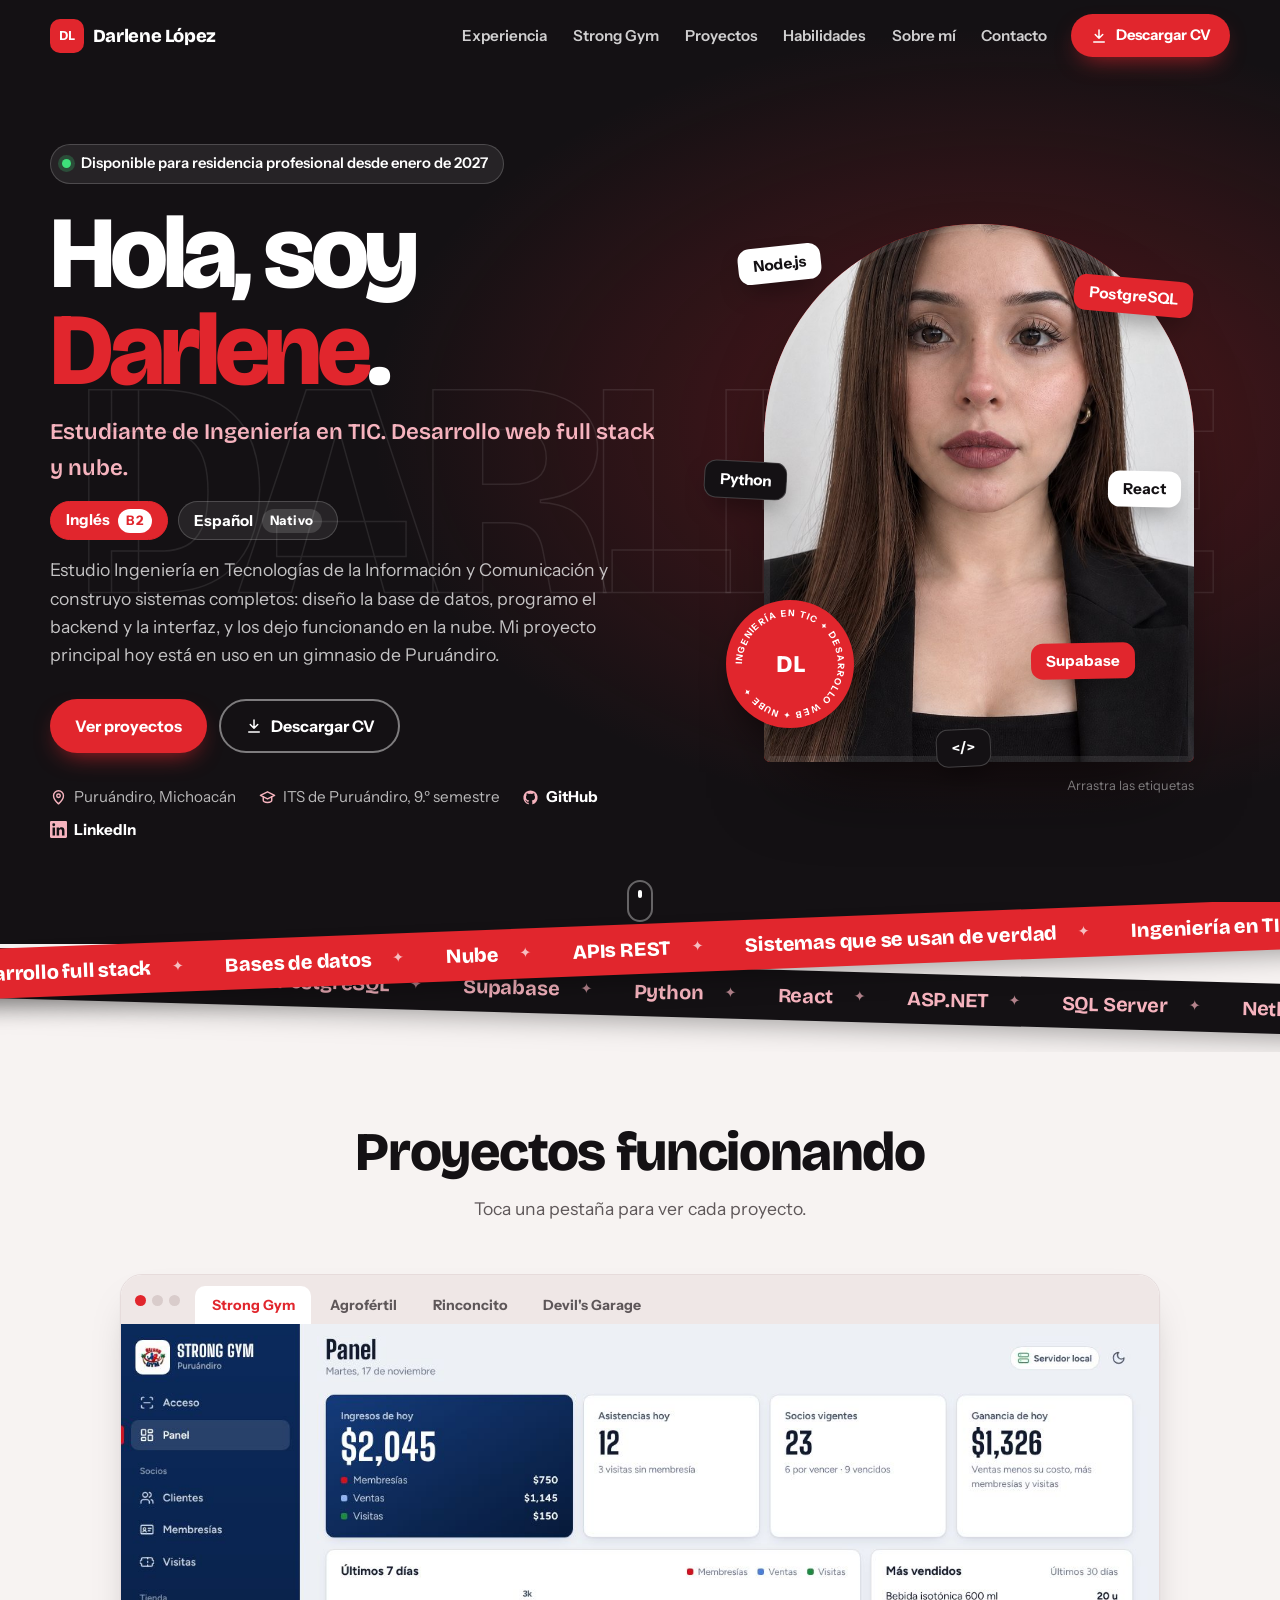
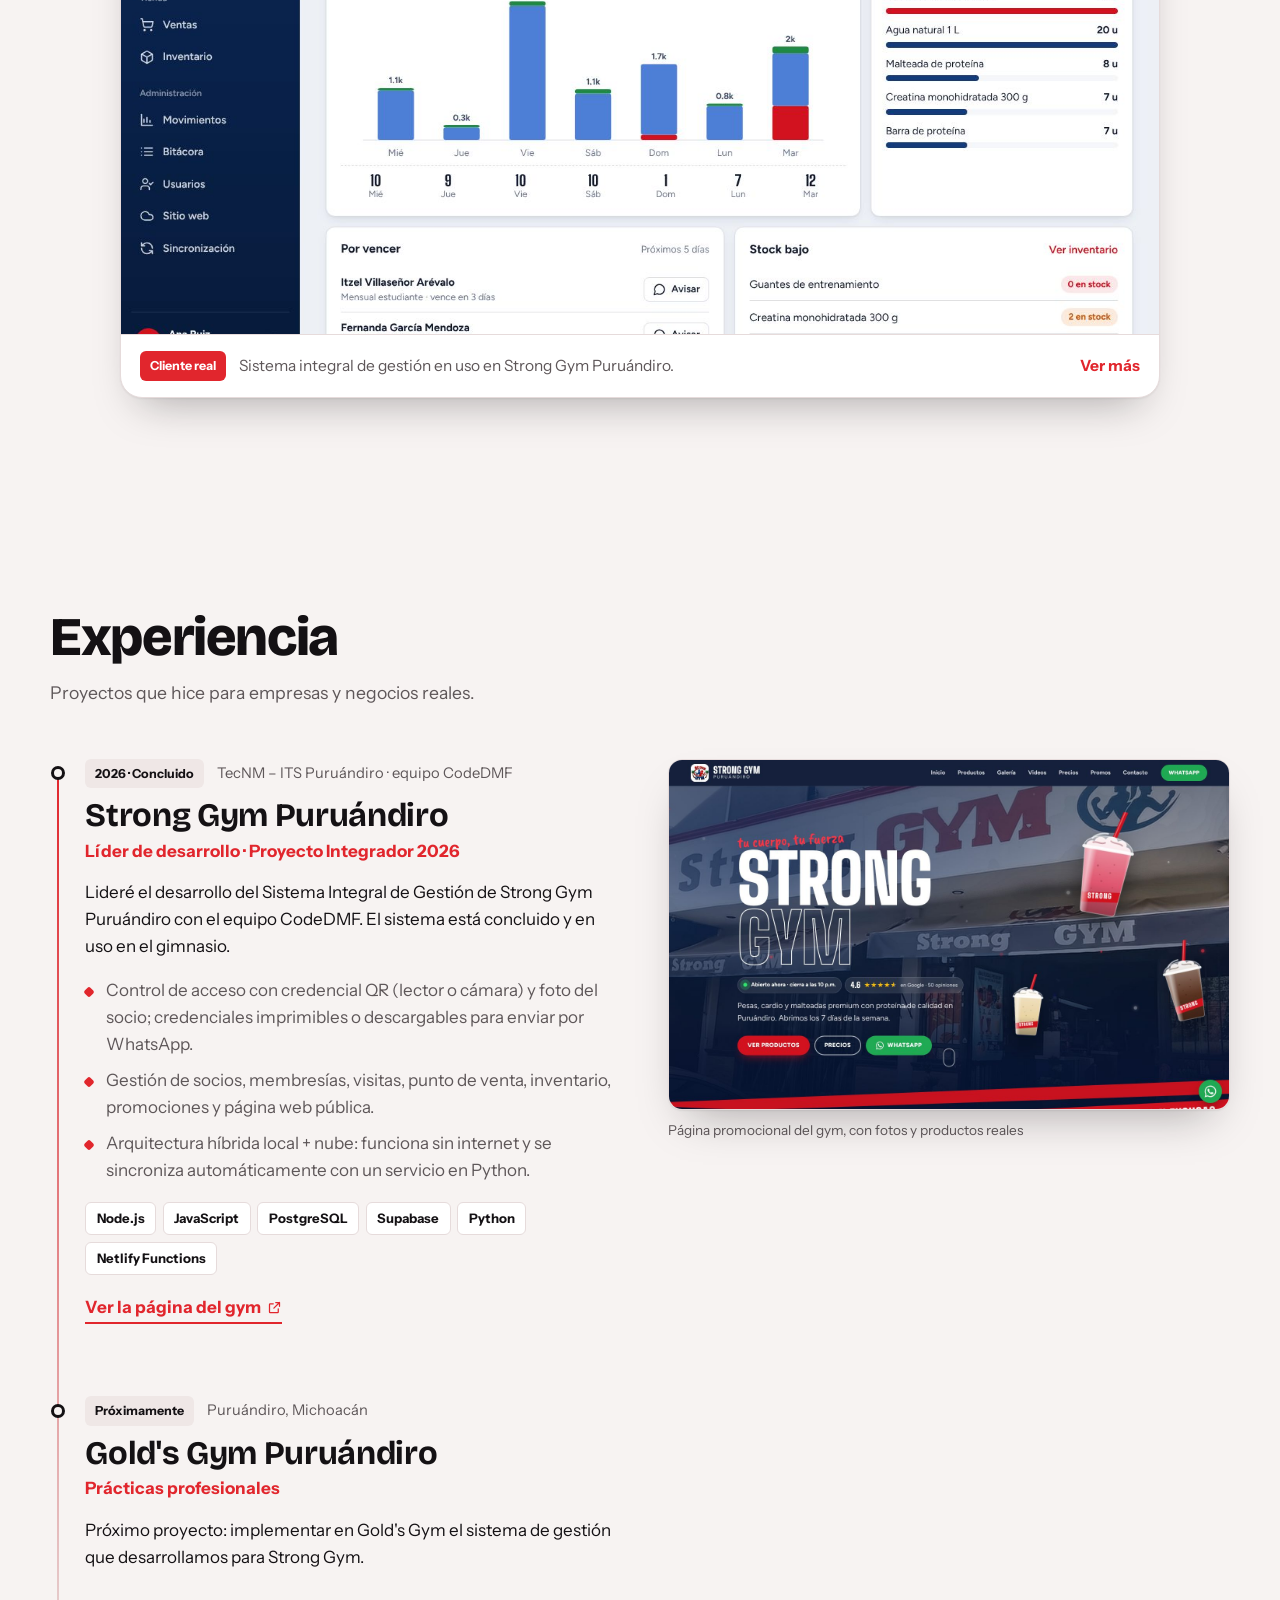
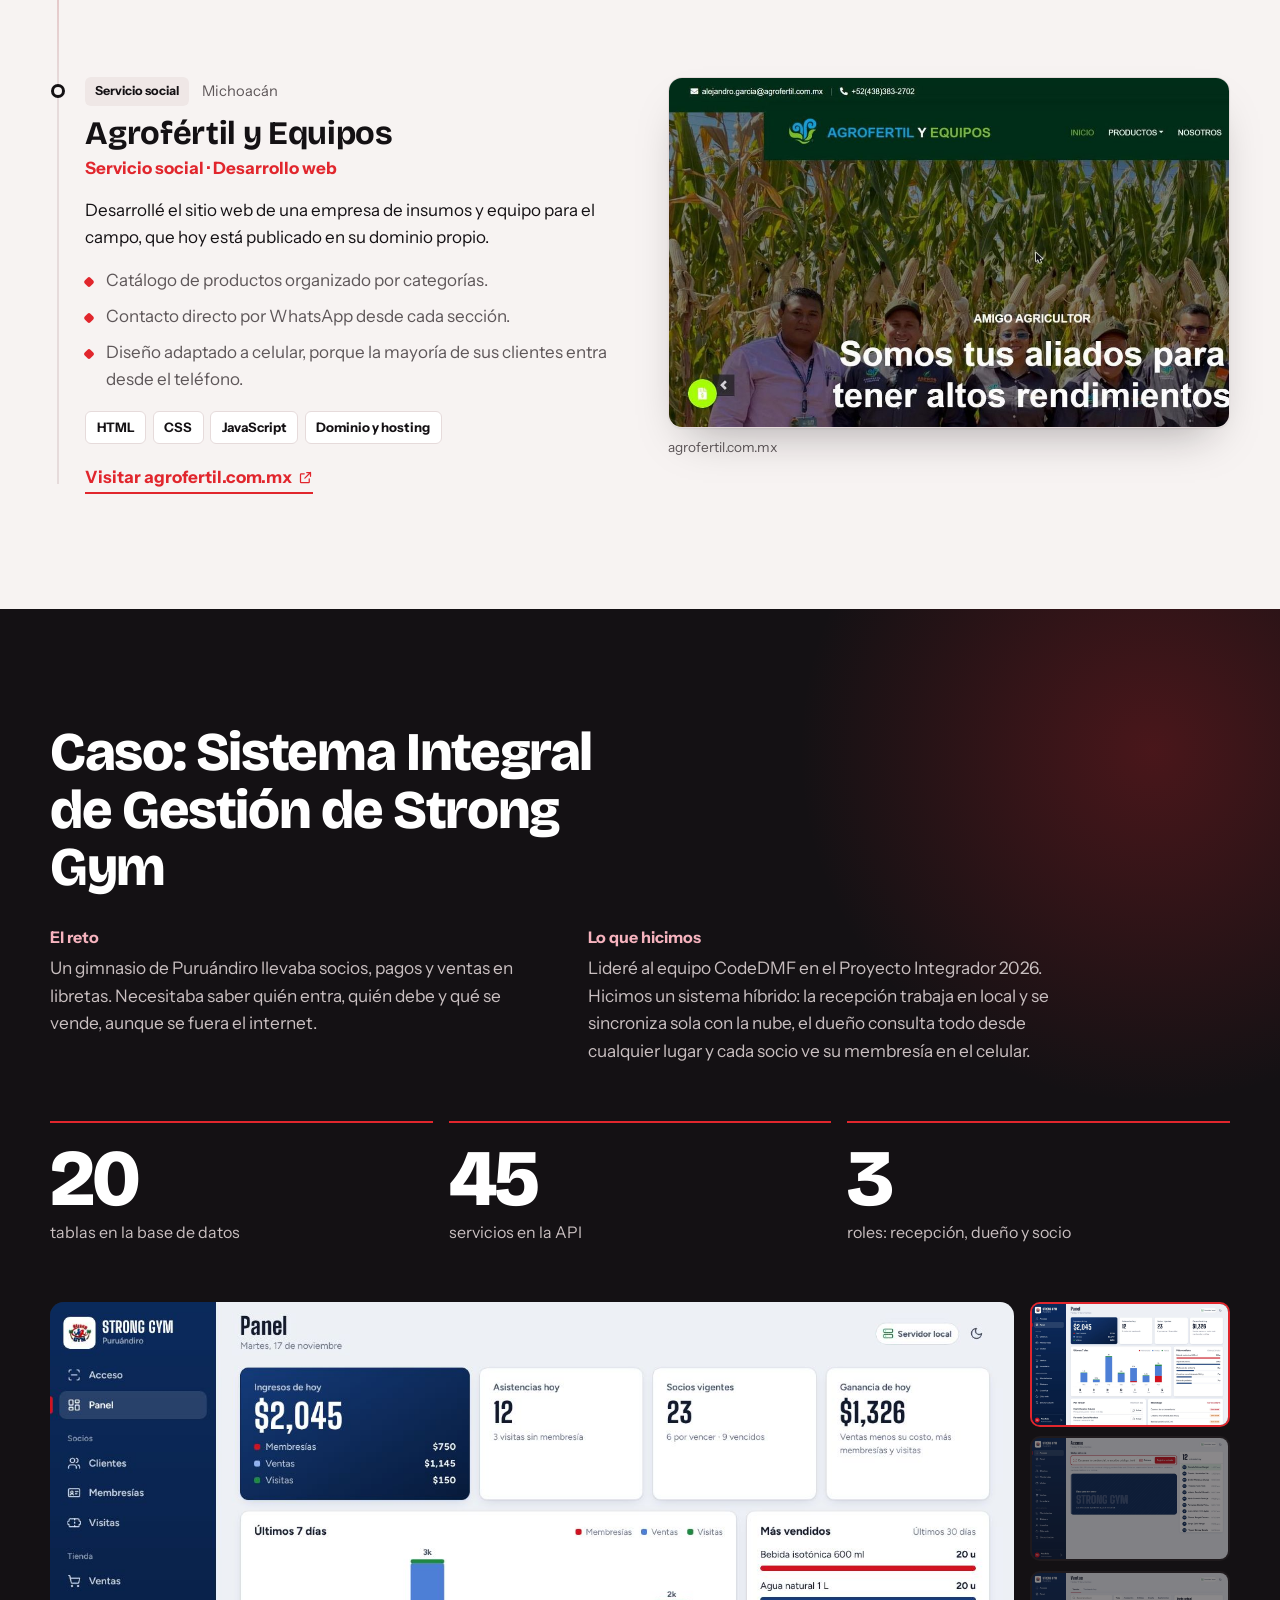
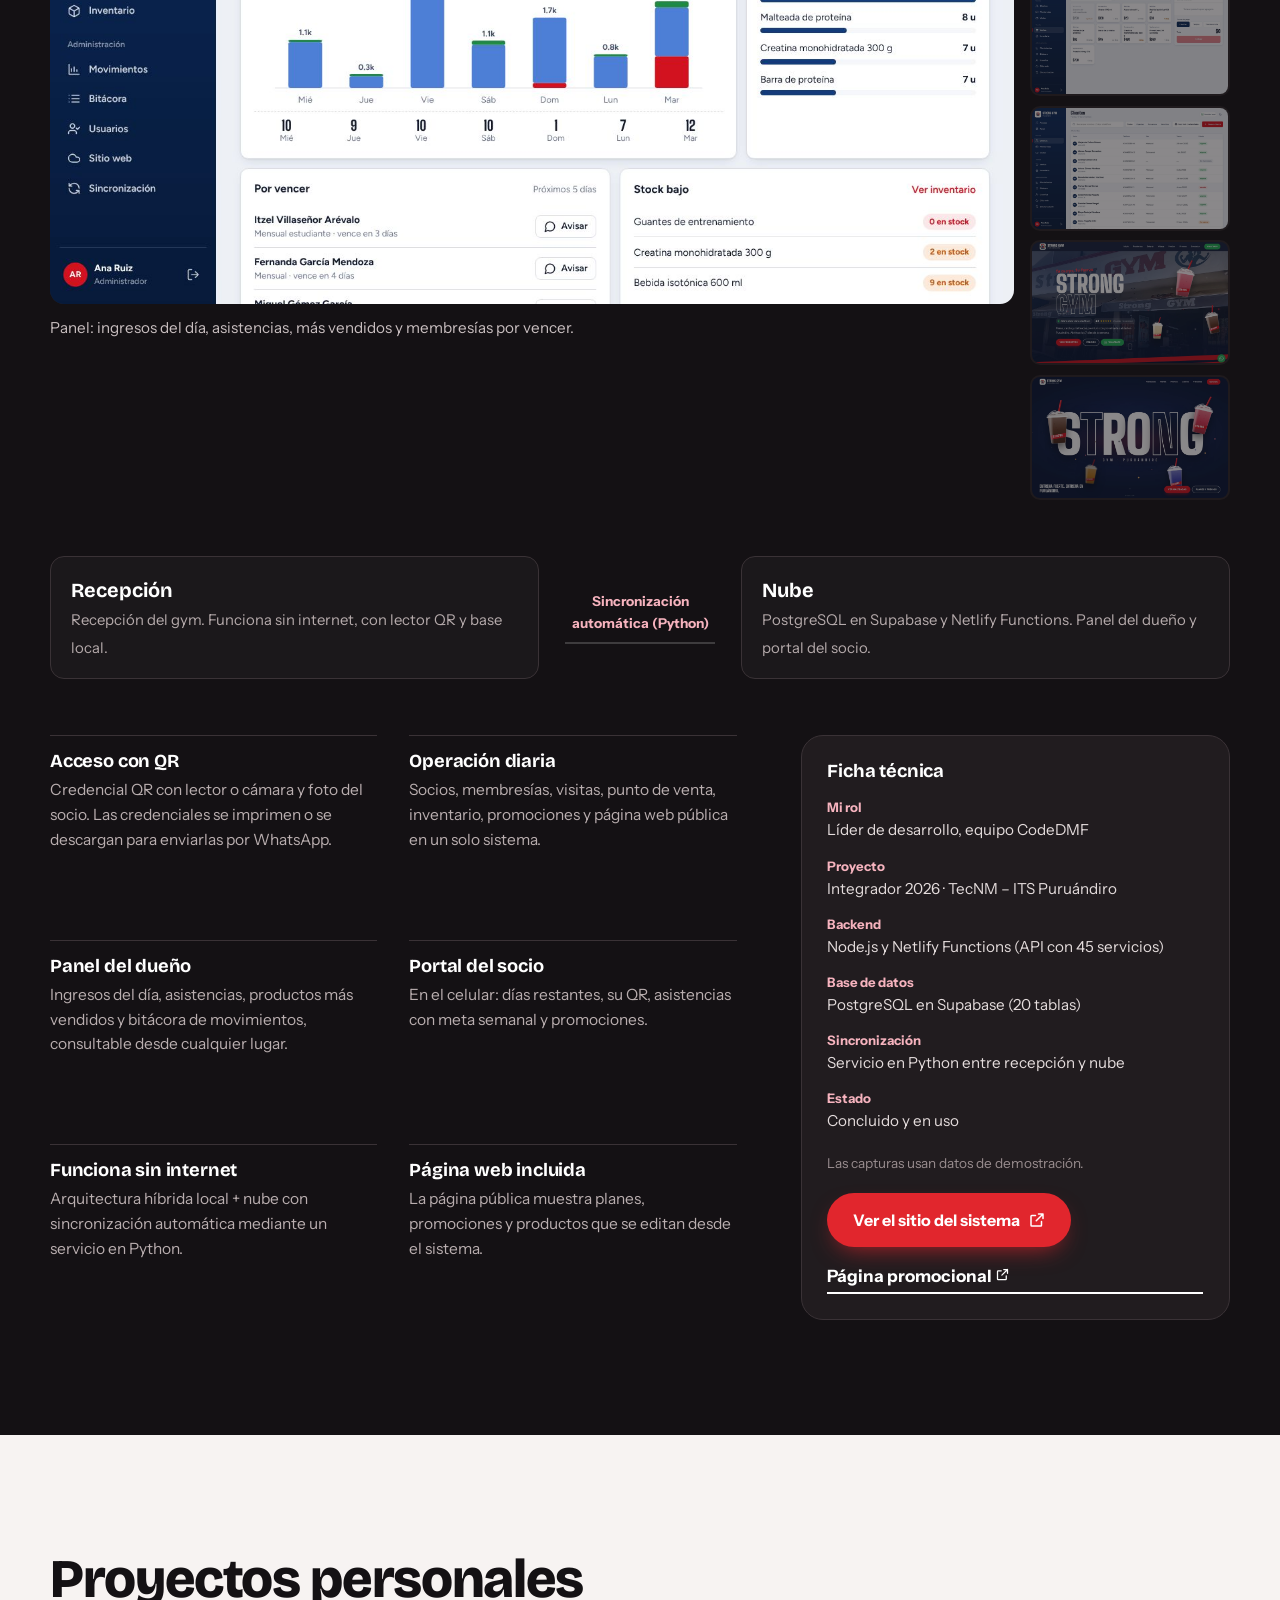
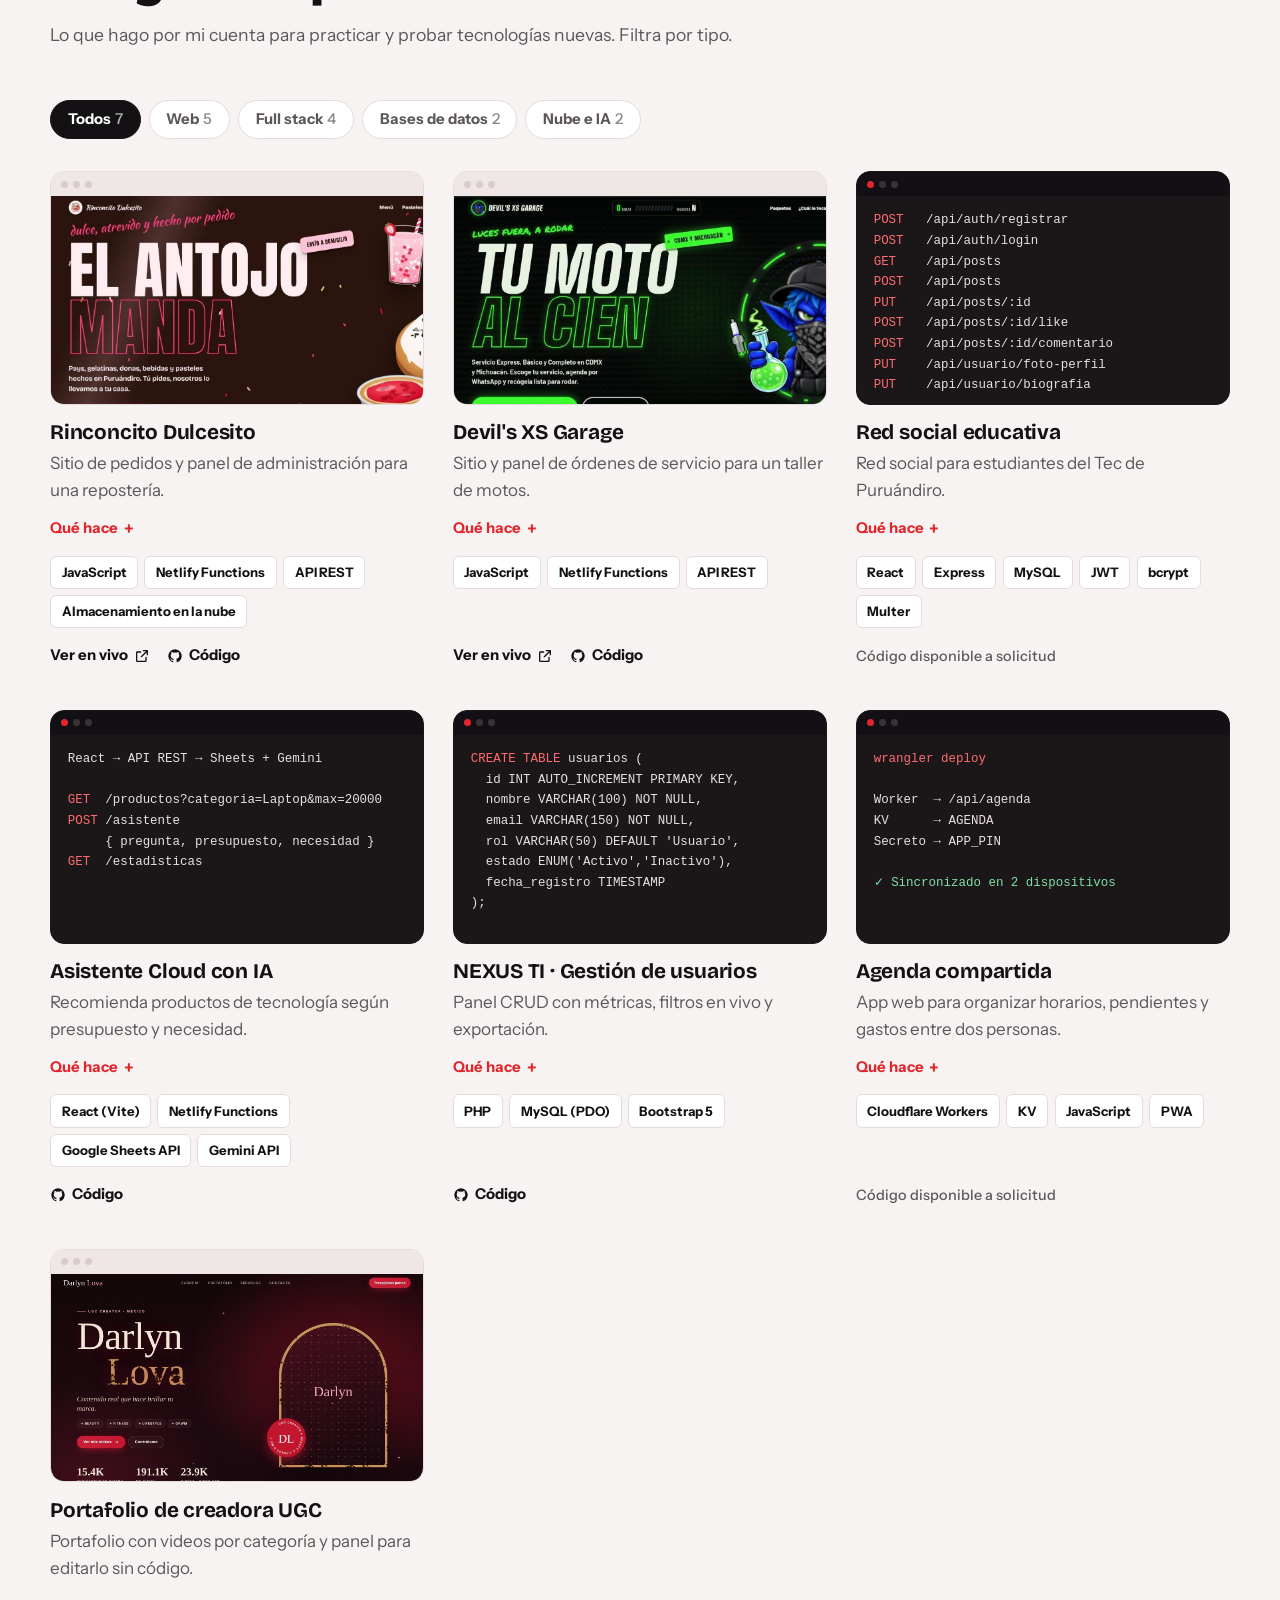
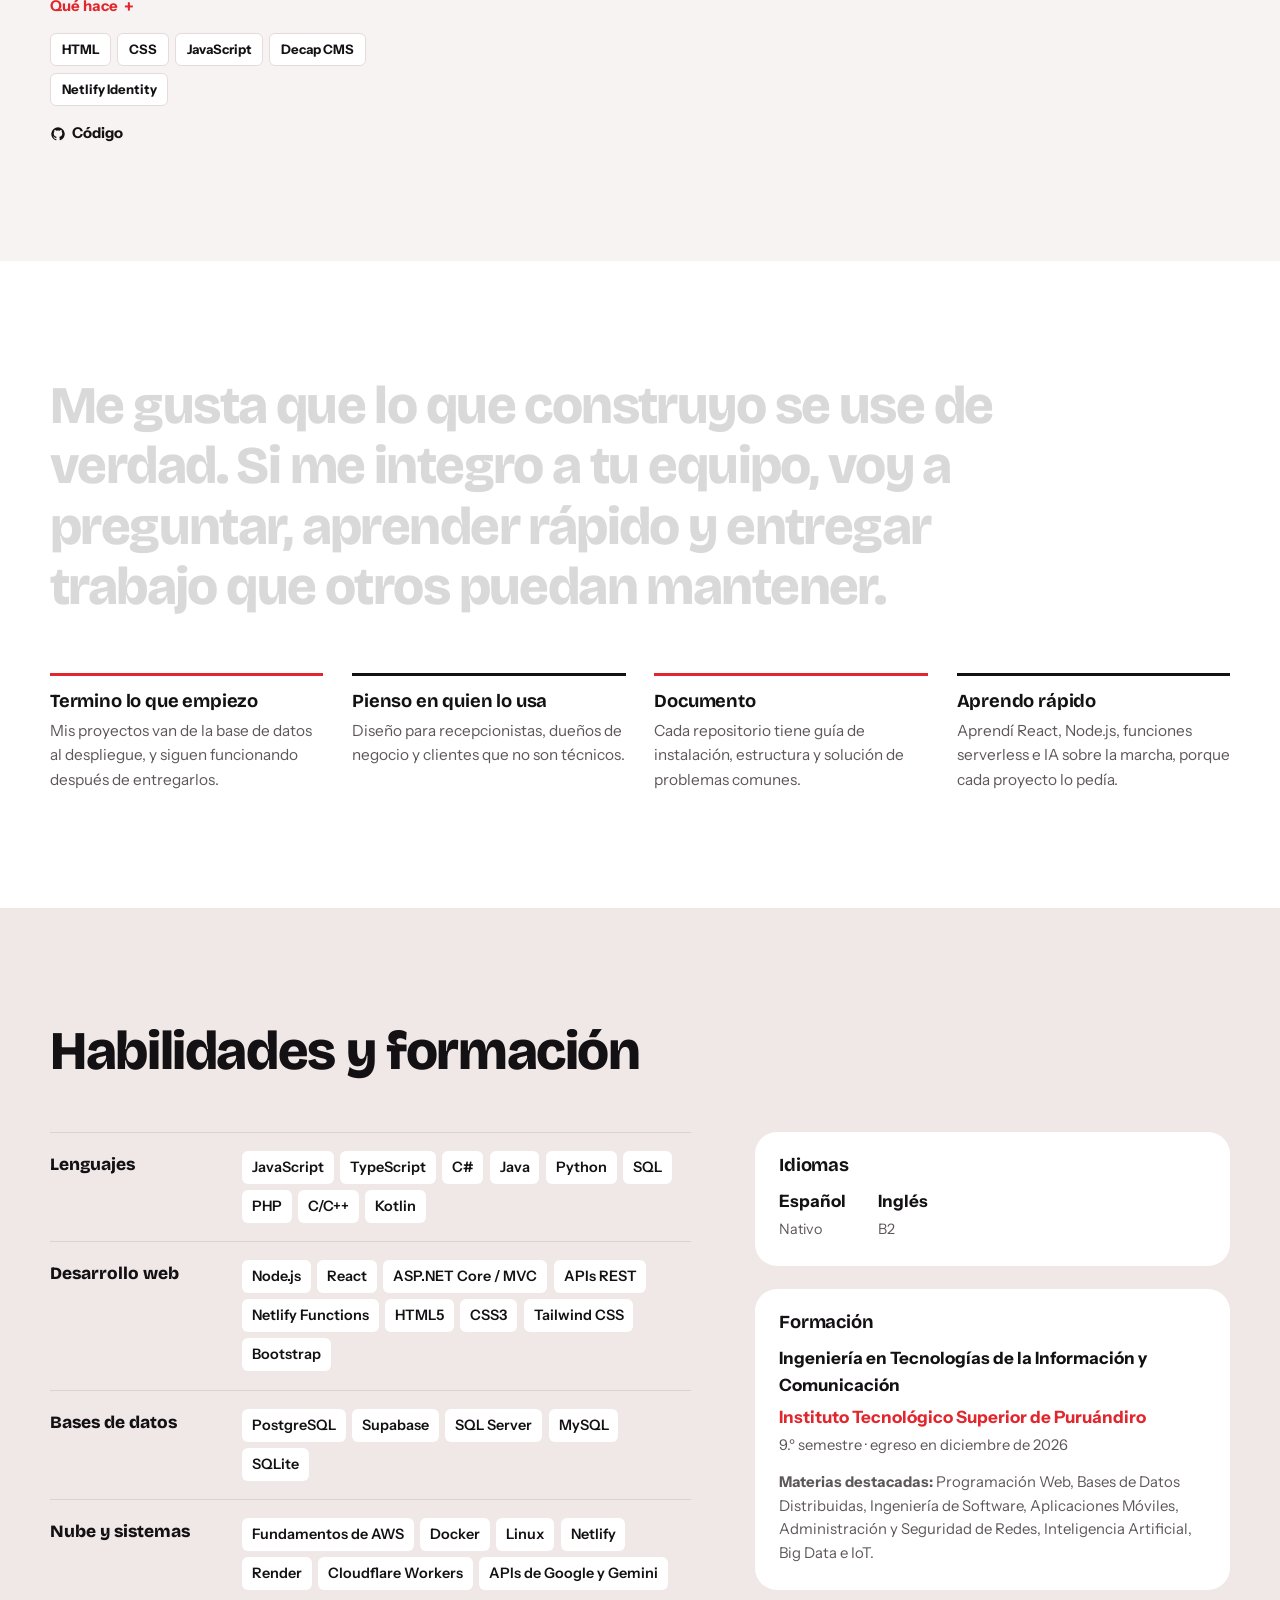
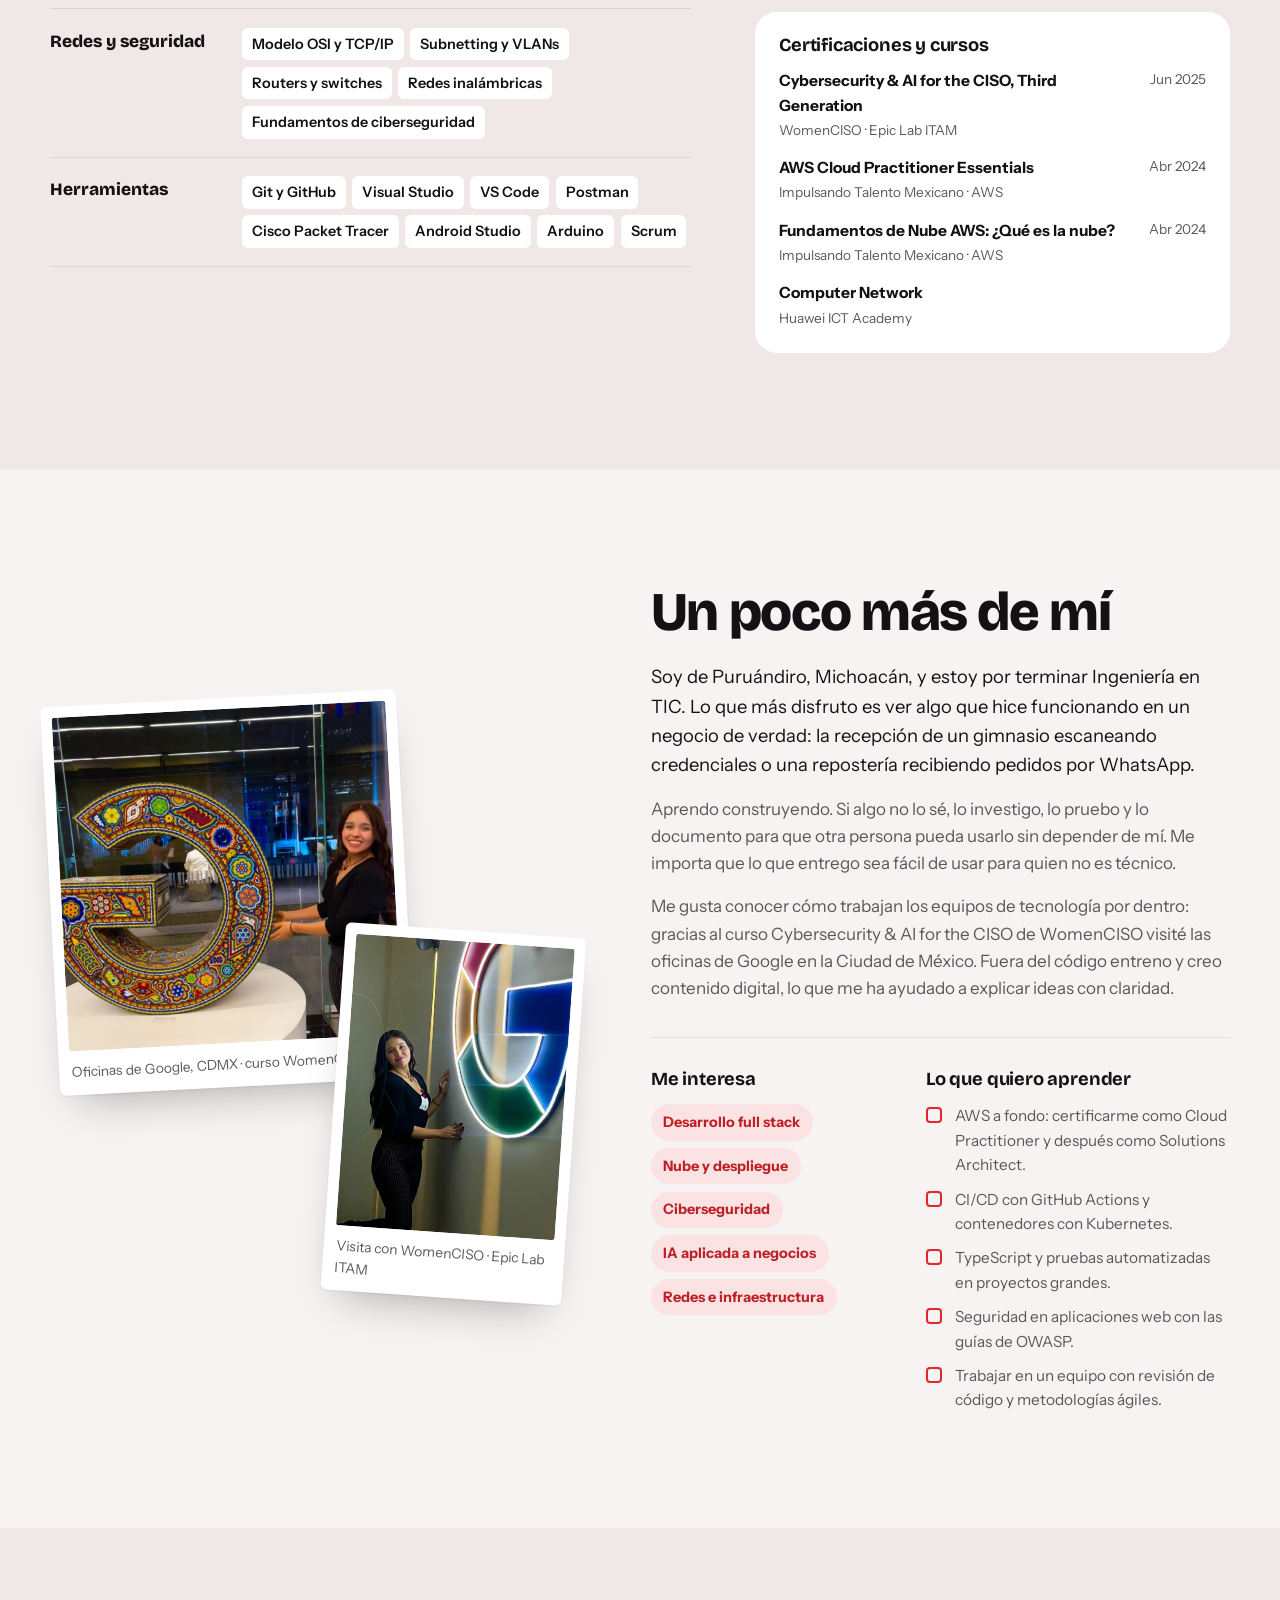
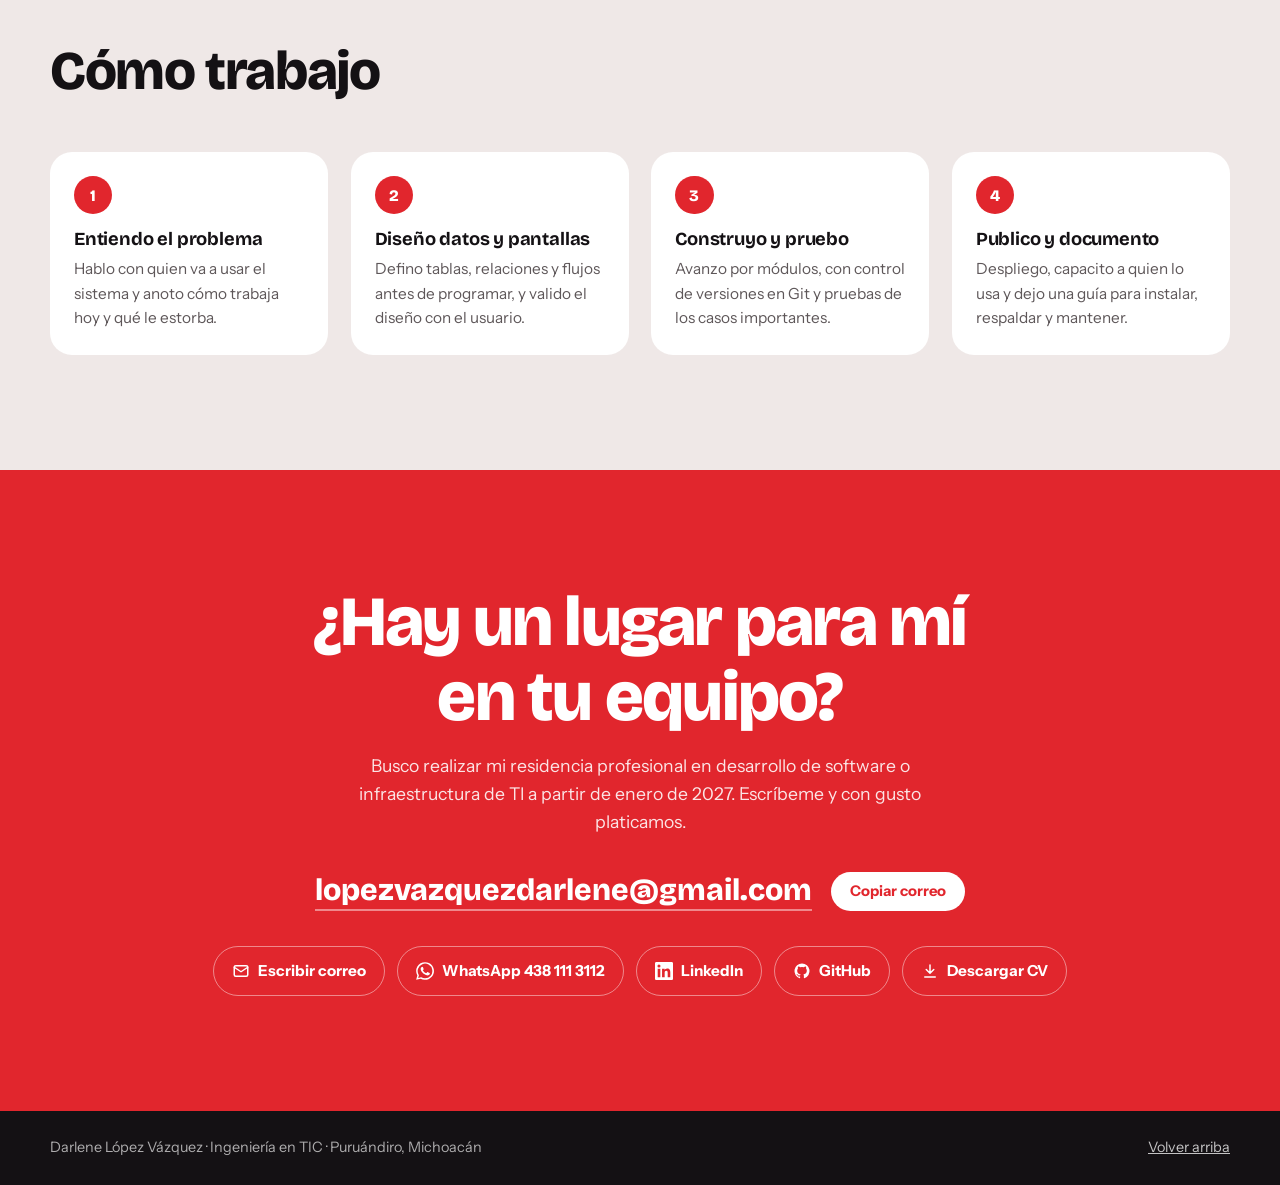
<file: index.html>
<!DOCTYPE html>
<html lang="es-MX">
<head>
<meta charset="utf-8">
<meta name="viewport" content="width=device-width, initial-scale=1, viewport-fit=cover">
<meta name="theme-color" content="#121014">
<title>Darlene López Vázquez · Ingeniería en TIC · Desarrollo web y nube</title>
<meta name="description" content="Portafolio de Darlene López Vázquez, estudiante de Ingeniería en TIC. Sistemas web full stack, bases de datos y nube. Disponible para residencia profesional desde enero de 2027.">
<meta property="og:title" content="Darlene López Vázquez · Ingeniería en TIC">
<meta property="og:description" content="Sistemas web full stack, bases de datos y nube. Disponible para residencia profesional desde enero de 2027.">
<meta property="og:type" content="website">
<meta property="og:image" content="media/darlene-principal.jpg">
<link rel="icon" href="data:image/svg+xml,<svg xmlns=%22http://www.w3.org/2000/svg%22 viewBox=%220 0 64 64%22><rect width=%2264%22 height=%2264%22 rx=%2216%22 fill=%22%23e1262d%22/><text x=%2232%22 y=%2243%22 text-anchor=%22middle%22 font-family=%22Arial%22 font-weight=%22700%22 font-size=%2228%22 fill=%22%23fff%22>DL</text></svg>">
<link rel="preconnect" href="https://fonts.googleapis.com">
<link rel="preconnect" href="https://fonts.gstatic.com" crossorigin>
<link rel="stylesheet" href="https://fonts.googleapis.com/css2?family=Bricolage+Grotesque:opsz,wght@12..96,400;12..96,600;12..96,700;12..96,800&family=Instrument+Sans:ital,wght@0,400;0,500;0,600;0,700;1,400&display=swap">
<link rel="stylesheet" href="css/estilos.css">
</head>
<body class="cargando">
<a class="saltar" href="#contenido">Saltar al contenido</a>

<!-- Intro: se ve una vez por visita y se puede saltar -->
<div class="intro" id="intro" aria-hidden="true">
  <div class="intro-centro">
    <span class="intro-logo">DL</span>
    <span class="intro-nombre">Darlene López</span>
    <span class="intro-linea"></span>
  </div>
  <button class="intro-saltar" type="button" tabindex="-1">Saltar</button>
</div>

<header class="barra" id="barra">
  <a class="logo" href="#inicio" id="logo" aria-label="Inicio"></a>
  <nav aria-label="Secciones">
    <button class="menu-boton" id="menu-boton" type="button" aria-expanded="false" aria-controls="menu">Menú</button>
    <ul class="menu" id="menu"></ul>
  </nav>
  <a class="btn btn-rojo btn-chico" id="btn-barra" href="#" download></a>
</header>

<main id="contenido">
<!-- ================= INICIO ================= -->
<section class="hero" id="inicio">
  <span class="palabra-fondo" id="palabra-fondo" aria-hidden="true"></span>
  <div class="ancho hero-grid">
    <div class="hero-texto">
      <p class="disponible entra" id="h-disponible"></p>
      <h1 class="entra" id="h-saludo"></h1>
      <p class="rol entra" id="h-rol"></p>
      <ul class="idiomas-hero entra" id="h-idiomas" aria-label="Idiomas"></ul>
      <p class="intro-texto entra" id="h-intro"></p>
      <div class="acciones entra">
        <a class="btn btn-rojo magnetico" href="#proyectos" id="h-btn1"></a>
        <a class="btn btn-claro-borde magnetico" href="#" id="h-btn2" download></a>
      </div>
      <ul class="datos-hero entra" id="h-datos"></ul>
    </div>
    <div class="retrato entra">
      <div class="retrato-marco" id="retrato-marco"><div class="retrato-in" id="foto-principal"></div></div>
      <div class="sello" aria-hidden="true">
        <svg viewBox="0 0 150 150"><defs><path id="circ" d="M75,75 m-56,0 a56,56 0 1,1 112,0 a56,56 0 1,1 -112,0"/></defs>
          <text><textPath href="#circ" id="sello-texto"></textPath></text></svg>
        <span class="centro" id="sello-iniciales"></span>
      </div>
      <div class="stickers" id="stickers" aria-hidden="true"></div>
      <p class="pista-stickers" aria-hidden="true">Arrastra las etiquetas</p>
    </div>
  </div>
  <a class="bajar" href="#vitrina" aria-label="Bajar a proyectos"><i></i></a>
</section>

<div class="cintas" aria-hidden="true">
  <div class="cinta roja"><div class="cinta-pista" id="cinta1"></div></div>
  <div class="cinta negra"><div class="cinta-pista inversa" id="cinta2"></div></div>
</div>

<!-- ================= VITRINA ================= -->
<section class="vitrina" id="vitrina">
  <div class="ancho">
    <header class="cabeza centrada rev"><h2 id="v-titulo"></h2><p id="v-texto"></p></header>
    <figure class="ventana rev" id="ventana" aria-label="Vista previa de proyectos">
      <div class="ventana-barra">
        <span class="puntos" aria-hidden="true"><i></i><i></i><i></i></span>
        <div class="pestanas" role="tablist" id="pestanas"></div>
      </div>
      <div class="ventana-pantalla" id="ventana-pantalla"></div>
      <figcaption class="ventana-pie" id="ventana-pie"></figcaption>
    </figure>
  </div>
</section>

<!-- ================= EXPERIENCIA ================= -->
<section class="seccion" id="experiencia">
  <div class="ancho">
    <header class="cabeza rev"><h2 id="e-titulo"></h2><p id="e-sub"></p></header>
    <ol class="linea-tiempo" id="puestos"></ol>
  </div>
</section>

<!-- ================= CASO DESTACADO ================= -->
<section class="seccion oscura" id="destacado">
  <div class="ancho">
    <header class="cabeza rev"><h2 id="d-titulo"></h2></header>
    <div class="caso-intro rev">
      <div><h3>El reto</h3><p id="d-contexto"></p></div>
      <div><h3>Lo que hicimos</h3><p id="d-solucion"></p></div>
    </div>
    <div class="numeros rev" id="d-numeros"></div>
    <div class="galeria rev" id="galeria">
      <div class="galeria-principal" id="galeria-principal"></div>
      <div class="galeria-miniaturas" id="galeria-miniaturas" role="tablist" aria-label="Capturas del sistema"></div>
    </div>
    <div class="arquitectura rev" aria-label="Cómo se conecta el sistema">
      <div class="nodo"><b>Recepción</b><span id="d-local"></span></div>
      <div class="flujo" aria-hidden="true"><span id="d-flujo"></span><i><em></em></i></div>
      <div class="nodo"><b>Nube</b><span id="d-nube"></span></div>
    </div>
    <div class="caso-detalle">
      <ul class="funciones" id="d-funciones"></ul>
      <aside class="ficha rev">
        <h3>Ficha técnica</h3>
        <dl id="d-ficha"></dl>
        <p class="nota" id="d-nota"></p>
        <a class="btn btn-rojo" id="d-link" target="_blank" rel="noopener"></a>
      </aside>
    </div>
  </div>
</section>

<!-- ================= PROYECTOS PERSONALES ================= -->
<section class="seccion" id="proyectos">
  <div class="ancho">
    <header class="cabeza rev"><h2 id="p-titulo"></h2><p id="p-sub"></p></header>
    <div class="filtros" id="filtros" role="group" aria-label="Filtrar proyectos"></div>
    <div class="rejilla" id="rejilla"></div>
  </div>
</section>

<!-- ================= LO QUE APORTO ================= -->
<section class="seccion aporto" id="aporto">
  <div class="ancho">
    <blockquote class="cita" id="cita"></blockquote>
    <div class="razones" id="razones"></div>
  </div>
</section>

<!-- ================= HABILIDADES Y FORMACIÓN ================= -->
<section class="seccion suave" id="habilidades">
  <div class="ancho">
    <header class="cabeza rev"><h2 id="h-titulo"></h2></header>
    <div class="habilidades-grid">
      <dl class="grupos" id="grupos"></dl>
      <div class="formacion">
        <div class="bloque-formacion rev"><h3>Idiomas</h3><ul class="idiomas" id="idiomas"></ul></div>
        <div class="bloque-formacion rev" id="educacion"></div>
        <div class="bloque-formacion rev"><h3>Certificaciones y cursos</h3><ul class="certs" id="certs"></ul></div>
      </div>
    </div>
  </div>
</section>

<!-- ================= SOBRE MÍ ================= -->
<section class="seccion" id="sobre">
  <div class="ancho sobre-grid">
    <div class="fotos" id="fotos"></div>
    <div class="sobre-texto">
      <h2 class="rev" id="s-titulo"></h2>
      <div id="s-parrafos"></div>
      <div class="listas rev">
        <div><h3 id="s-int-titulo"></h3><ul class="chips" id="s-intereses"></ul></div>
        <div><h3 id="s-apr-titulo"></h3><ul class="pendientes" id="s-aprender"></ul></div>
      </div>
    </div>
  </div>
</section>

<!-- ================= CÓMO TRABAJO ================= -->
<section class="seccion suave" id="proceso">
  <div class="ancho">
    <header class="cabeza rev"><h2 id="pr-titulo"></h2></header>
    <ol class="pasos" id="pasos"></ol>
  </div>
</section>

<!-- ================= CONTACTO ================= -->
<section class="seccion contacto" id="contacto">
  <div class="ancho">
    <h2 class="rev" id="c-titulo"></h2>
    <p class="sub rev" id="c-sub"></p>
    <div class="correo rev">
      <a id="correo-texto" href="#"></a>
      <button class="btn btn-blanco btn-chico" id="copiar" type="button"></button>
    </div>
    <div class="enlaces rev" id="enlaces"></div>
  </div>
</section>
</main>

<footer class="pie">
  <div class="ancho pie-in">
    <span id="pie"></span>
    <a href="#inicio">Volver arriba</a>
  </div>
</footer>
<div class="aviso" id="aviso" role="status" aria-live="polite"></div>

<script src="js/sitio.js" defer></script>
</body>
</html>
</file>
<file: css/estilos.css>
/* =====================================================================
   Darlene López Vázquez · Portafolio de TI
   Negro y rojo. Los colores principales se cambian desde el panel (Diseño).
   ===================================================================== */
:root {
  --papel: #f7f3f2;
  --superficie: #ffffff;
  --tinta: #141114;
  --tinta-2: #5e5759;
  --rojo: #e1262d;
  --rojo-claro: #fde4e5;
  --rosa: #f6b3be;
  --linea: #e6dbdb;
  --oscuro: #141114;

  --display: "Bricolage Grotesque", "Segoe UI", system-ui, sans-serif;
  --texto: "Instrument Sans", "Segoe UI", system-ui, sans-serif;

  --r-chico: 8px;
  --r-medio: 14px;
  --r-grande: 22px;
  --ancho: 1180px;
  --sombra: 0 1px 2px rgba(20, 17, 20, .06), 0 22px 44px -20px rgba(20, 17, 20, .35);
  --ease: cubic-bezier(.2, .7, .2, 1);
}

*, *::before, *::after { box-sizing: border-box; }
html { scroll-behavior: smooth; scroll-padding-top: 80px; -webkit-text-size-adjust: 100%; }
body { margin: 0; font-family: var(--texto); font-size: 1.0625rem; line-height: 1.6; color: var(--tinta); background: var(--papel); -webkit-font-smoothing: antialiased; overflow-x: hidden; }
img { max-width: 100%; display: block; }
a { color: inherit; }
h1, h2, h3 { font-family: var(--display); line-height: 1.06; margin: 0; letter-spacing: -.025em; }
h2 { font-size: clamp(2.1rem, 4.6vw, 3.4rem); font-weight: 800; }
h3 { font-size: 1.15rem; font-weight: 700; letter-spacing: -.01em; }
p { margin: 0; }
ul, ol { margin: 0; padding: 0; list-style: none; }
em { font-style: normal; color: var(--rojo); }
:focus-visible { outline: 3px solid var(--rojo); outline-offset: 3px; border-radius: 4px; }
[hidden] { display: none !important; }
.ancho { width: min(100% - 2.5rem, var(--ancho)); margin-inline: auto; }
.saltar { position: absolute; left: 1rem; top: -60px; background: var(--tinta); color: #fff; padding: .6rem 1rem; border-radius: var(--r-chico); z-index: 200; }
.saltar:focus { top: 1rem; }

/* ---------- Botones ---------- */
.btn { display: inline-flex; align-items: center; justify-content: center; gap: .5rem; font: 700 1rem/1 var(--texto); padding: 1rem 1.45rem; border-radius: 999px; border: 2px solid transparent; text-decoration: none; cursor: pointer; transition: background .2s, color .2s, border-color .2s, box-shadow .2s; }
.btn svg { width: 18px; height: 18px; flex: none; }
.btn-chico { padding: .65rem 1.05rem; font-size: .92rem; }
.btn-rojo { background: var(--rojo); color: #fff; box-shadow: 0 10px 24px -10px color-mix(in srgb, var(--rojo) 80%, transparent); }
.btn-rojo:hover { background: color-mix(in srgb, var(--rojo) 85%, #000); }
.btn-claro-borde { border-color: rgba(255,255,255,.45); color: #fff; }
.btn-claro-borde:hover { background: #fff; color: var(--tinta); border-color: #fff; }
.btn-blanco { background: #fff; color: var(--rojo); }
.btn-blanco:hover { background: var(--tinta); color: #fff; }

/* ---------- Intro ---------- */
.intro { position: fixed; inset: 0; z-index: 150; background: var(--oscuro); display: grid; place-items: center; color: #fff; }
.intro-centro { display: grid; justify-items: center; gap: .8rem; }
.intro-logo { display: grid; place-items: center; width: 84px; height: 84px; border-radius: 24px; background: var(--rojo); font: 800 2rem var(--display); }
.intro-nombre { font: 800 clamp(2rem, 6vw, 3.6rem)/1 var(--display); letter-spacing: -.03em; }
.intro-linea { width: 0; height: 3px; background: var(--rojo); border-radius: 3px; }
.intro-saltar { position: absolute; right: 1.2rem; bottom: 1.2rem; background: none; border: 1px solid rgba(255,255,255,.3); color: #fff; font: 600 .85rem var(--texto); padding: .45rem .9rem; border-radius: 999px; cursor: pointer; }
.intro.jugando .intro-logo { animation: intro-pop .6s var(--ease) both; }
.intro.jugando .intro-nombre { animation: intro-sube .7s .15s var(--ease) both; }
.intro.jugando .intro-linea { animation: intro-linea .9s .35s var(--ease) both; }
.intro.saliendo { clip-path: inset(0 0 100% 0); transition: clip-path .7s cubic-bezier(.7, 0, .3, 1); }
.intro.fuera { display: none; }
@keyframes intro-pop { from { transform: scale(.4) rotate(-12deg); opacity: 0; } }
@keyframes intro-sube { from { transform: translateY(30px); opacity: 0; } }
@keyframes intro-linea { to { width: 180px; } }
body:not(.con-intro) .intro { display: none; }

/* ---------- Barra ---------- */
.barra { position: fixed; inset: 0 0 auto 0; z-index: 50; display: flex; align-items: center; gap: 1.5rem; padding: .9rem max(1.25rem, calc((100% - var(--ancho)) / 2)); color: #fff; transition: background .3s, color .3s, box-shadow .3s; }
.barra.solida { background: color-mix(in srgb, var(--papel) 88%, transparent); color: var(--tinta); backdrop-filter: blur(12px); -webkit-backdrop-filter: blur(12px); box-shadow: 0 1px 0 var(--linea); }
.logo { font: 800 1.15rem/1 var(--display); text-decoration: none; letter-spacing: -.02em; display: flex; align-items: center; gap: .55rem; }
.logo b { display: grid; place-items: center; width: 34px; height: 34px; border-radius: 10px; background: var(--rojo); color: #fff; font-size: .85rem; }
.barra nav { margin-left: auto; }
.menu { display: flex; gap: 1.6rem; }
.menu a { text-decoration: none; font-weight: 600; font-size: .95rem; opacity: .8; }
.menu a:hover { opacity: 1; }
.menu-boton { display: none; font: 600 .95rem var(--texto); background: none; border: 1.5px solid currentColor; border-radius: 999px; padding: .5rem 1rem; color: inherit; cursor: pointer; opacity: .85; }

/* ---------- Inicio (oscuro) ---------- */
.hero { position: relative; overflow: hidden; background: radial-gradient(ellipse 70% 60% at 78% 45%, color-mix(in srgb, var(--rojo) 30%, transparent), transparent 70%), var(--oscuro); color: #fff; padding: clamp(7rem, 12vw, 9rem) 0 clamp(4.5rem, 8vw, 6.5rem); }
.palabra-fondo { position: absolute; left: 50%; top: 52%; transform: translate(-50%, -50%); font: 800 clamp(7rem, 24vw, 21rem)/1 var(--display); letter-spacing: -.06em; color: transparent; -webkit-text-stroke: 1.5px rgba(255,255,255,.09); white-space: nowrap; pointer-events: none; user-select: none; }
.hero-grid { position: relative; display: grid; grid-template-columns: minmax(0, 1.1fr) minmax(0, .9fr); gap: clamp(2rem, 5vw, 4.5rem); align-items: center; }
.disponible { display: inline-flex; align-items: center; gap: .6rem; font-weight: 600; font-size: .92rem; background: rgba(255,255,255,.08); border: 1px solid rgba(255,255,255,.18); border-radius: 999px; padding: .45rem .95rem .45rem .7rem; }
.disponible::before { content: ""; width: 9px; height: 9px; border-radius: 50%; background: #3ee07a; box-shadow: 0 0 0 4px rgba(62,224,122,.22); animation: latido 2.2s infinite; }
@keyframes latido { 50% { box-shadow: 0 0 0 8px rgba(62,224,122,0); } }
.hero h1 { font-size: clamp(3.2rem, 8vw, 6.6rem); font-weight: 800; letter-spacing: -.05em; margin: 1.3rem 0 .9rem; line-height: .95; }
.hero h1 .letra { display: inline-block; }
.hero h1 .nombre { color: var(--rojo); white-space: nowrap; }
.rol { font-family: var(--display); font-size: clamp(1.15rem, 1.8vw, 1.4rem); font-weight: 600; color: var(--rosa); }
.intro-texto { margin-top: 1rem; color: rgba(255,255,255,.75); max-width: 35rem; font-size: 1.1rem; }
.acciones { display: flex; flex-wrap: wrap; gap: .75rem; margin-top: 1.9rem; }
.idiomas-hero { display: flex; flex-wrap: wrap; gap: .6rem; margin: 1rem 0 0; padding: 0; list-style: none; }
.idiomas-hero li { display: inline-flex; align-items: center; gap: .55rem; border-radius: 999px; padding: .4rem .95rem; font-size: .95rem; background: rgba(255,255,255,.08); border: 1px solid rgba(255,255,255,.18); color: #fff; }
.idiomas-hero li b { font-weight: 700; }
.idiomas-hero li span { font-weight: 700; font-size: .82rem; letter-spacing: .04em; padding: .1rem .5rem; border-radius: 999px; background: rgba(255,255,255,.14); }
.idiomas-hero li.destaca { background: var(--rojo); border-color: var(--rojo); }
.idiomas-hero li.destaca span { background: #fff; color: var(--rojo); }
.datos-hero { display: flex; flex-wrap: wrap; gap: .5rem 1.4rem; margin-top: 2rem; font-size: .95rem; color: rgba(255,255,255,.7); }
.datos-hero li { display: flex; align-items: center; gap: .45rem; }
.datos-hero svg { width: 17px; height: 17px; color: var(--rosa); flex: none; }
.datos-hero a { text-decoration: none; font-weight: 700; color: #fff; }
.datos-hero a:hover { color: var(--rosa); }

.retrato { position: relative; justify-self: center; width: min(100%, 430px); }
.retrato-marco { position: relative; aspect-ratio: 4 / 5; border-radius: 999px 999px 28px 28px; overflow: hidden; background: var(--rojo); box-shadow: 0 40px 80px -30px rgba(0,0,0,.7); transition: transform .4s var(--ease); will-change: transform; }
.retrato-marco::after { content: ""; position: absolute; inset: 0; border-radius: inherit; box-shadow: inset 0 0 0 6px rgba(255,255,255,.08); pointer-events: none; }
.retrato-in, .retrato-in img { width: 100%; height: 100%; }
.retrato-in img { object-fit: cover; object-position: 50% 30%; }
.sello { position: absolute; left: -38px; bottom: 34px; width: 128px; height: 128px; border-radius: 50%; background: var(--rojo); color: #fff; display: grid; place-items: center; box-shadow: 0 16px 34px -12px rgba(0,0,0,.6); z-index: 2; }
.sello svg { position: absolute; inset: 0; width: 100%; height: 100%; animation: gira 18s linear infinite; }
.sello text { font: 700 10.5px var(--texto); letter-spacing: .14em; fill: #fff; text-transform: uppercase; }
.sello .centro { font: 800 1.5rem var(--display); }
@keyframes gira { to { transform: rotate(360deg); } }
.stickers { position: absolute; inset: 0; z-index: 3; pointer-events: none; }
.sticker { position: absolute; pointer-events: auto; font: 700 .95rem/1 var(--texto); padding: .65rem .95rem; border-radius: 12px; background: #fff; color: var(--tinta); box-shadow: 0 12px 26px -10px rgba(0,0,0,.55); cursor: grab; user-select: none; touch-action: none; white-space: nowrap; transition: box-shadow .2s, scale .2s; }
.sticker:nth-child(3n+2) { background: var(--rojo); color: #fff; }
.sticker:nth-child(3n) { background: var(--tinta); color: #fff; border: 1px solid rgba(255,255,255,.2); }
.sticker.arrastrando { cursor: grabbing; scale: 1.08; box-shadow: 0 24px 40px -12px rgba(0,0,0,.7); z-index: 5; }
.pista-stickers { position: absolute; right: 0; bottom: -2.2rem; font-size: .8rem; color: rgba(255,255,255,.45); }
.bajar { position: absolute; left: 50%; bottom: 1.4rem; width: 26px; height: 42px; border: 2px solid rgba(255,255,255,.35); border-radius: 14px; transform: translateX(-50%); }
.bajar i { position: absolute; left: 50%; top: 8px; width: 4px; height: 8px; border-radius: 2px; background: #fff; transform: translateX(-50%); animation: rueda 1.6s infinite; }
@keyframes rueda { 60% { transform: translate(-50%, 12px); opacity: 0; } 61% { transform: translate(-50%, 0); opacity: 0; } }

@media (prefers-reduced-motion: no-preference) {
  .entra { animation: entra .9s var(--ease) both; }
  .hero-texto .entra:nth-child(2) { animation-delay: .08s; }
  .hero-texto .entra:nth-child(3) { animation-delay: .16s; }
  .hero-texto .entra:nth-child(4) { animation-delay: .22s; }
  .hero-texto .entra:nth-child(5) { animation-delay: .28s; }
  .hero-texto .entra:nth-child(6) { animation-delay: .34s; }
  .retrato.entra { animation: entra-foto 1.1s .15s var(--ease) both; }
  .cargando .entra, .con-intro .entra { animation-play-state: paused; }
  .hero h1 .letra { animation: letra .7s var(--ease) both; }
  .cargando .hero h1 .letra, .con-intro .hero h1 .letra { animation-play-state: paused; }
  .rev { opacity: 0; transform: translateY(28px); transition: opacity .8s var(--ease), transform .8s var(--ease); }
  .rev.ver { opacity: 1; transform: none; }
}
@keyframes entra { from { opacity: 0; transform: translateY(26px); } }
@keyframes entra-foto { from { opacity: 0; transform: scale(.92) rotate(3deg); } }
@keyframes letra { from { opacity: 0; transform: translateY(.5em) rotate(8deg); } }

/* ---------- Cintas ---------- */
.cintas { position: relative; height: 150px; margin-top: -42px; z-index: 4; overflow: hidden; pointer-events: none; }
.cinta { position: absolute; left: -5%; width: 110%; padding: .95rem 0; overflow: hidden; box-shadow: 0 14px 30px -14px rgba(0,0,0,.5); }
.cinta.roja { top: 22px; background: var(--rojo); color: #fff; transform: rotate(-2.2deg); z-index: 2; }
.cinta.negra { top: 64px; background: var(--tinta); color: #fff; transform: rotate(1.6deg); }
.cinta-pista { display: flex; width: max-content; animation: corre 38s linear infinite; }
.cinta-pista.inversa { animation-direction: reverse; animation-duration: 46s; }
.cinta-pista span { font: 800 1.25rem/1 var(--display); letter-spacing: -.01em; padding: 0 1.3rem; white-space: nowrap; display: flex; align-items: center; gap: 1.3rem; }
.cinta-pista span::after { content: "✦"; font-size: .9rem; opacity: .7; }
.cinta.negra span { color: var(--rosa); font-weight: 700; }
@keyframes corre { to { transform: translateX(-50%); } }

/* ---------- Vitrina ---------- */
.vitrina { padding: clamp(3rem, 6vw, 4.5rem) 0 clamp(4rem, 8vw, 6rem); }
.cabeza { margin-bottom: clamp(2rem, 4vw, 3.2rem); max-width: 46rem; }
.cabeza.centrada { margin-inline: auto; text-align: center; }
.cabeza p { margin-top: .8rem; color: var(--tinta-2); font-size: 1.1rem; }
.ventana { margin: 0 auto; max-width: 1040px; background: var(--superficie); border-radius: var(--r-grande); box-shadow: var(--sombra); border: 1px solid var(--linea); overflow: hidden; }
.ventana-barra { display: flex; align-items: center; gap: .9rem; padding: .7rem .9rem 0; background: #efe7e6; }
.puntos { display: flex; gap: 6px; padding-bottom: .65rem; flex: none; }
.puntos i { width: 11px; height: 11px; border-radius: 50%; background: #d9cccb; }
.puntos i:first-child { background: var(--rojo); }
.pestanas { display: flex; gap: 2px; overflow-x: auto; scrollbar-width: none; }
.pestanas::-webkit-scrollbar { display: none; }
.pestana { font: 700 .88rem/1 var(--texto); color: var(--tinta-2); background: transparent; border: 0; border-radius: 10px 10px 0 0; padding: .75rem 1.05rem; cursor: pointer; white-space: nowrap; }
.pestana:hover { color: var(--tinta); background: rgba(255,255,255,.55); }
.pestana[aria-selected="true"] { background: var(--superficie); color: var(--rojo); }
.ventana-pantalla { position: relative; aspect-ratio: 16 / 9.4; background: var(--papel); overflow: hidden; }
.ventana-pantalla img { position: absolute; inset: 0; width: 100%; height: 100%; object-fit: cover; object-position: top left; opacity: 0; transform: scale(1.03); transition: opacity .5s ease, transform .9s var(--ease); }
.ventana-pantalla img.activa { opacity: 1; transform: none; }
.ventana-pie { display: flex; align-items: center; gap: .8rem; padding: 1rem 1.2rem; border-top: 1px solid var(--linea); font-size: .97rem; }
.ventana-pie p { color: var(--tinta-2); flex: 1; min-width: 0; }
.ventana-pie a { font-weight: 700; white-space: nowrap; text-decoration: none; color: var(--rojo); }
.ventana-pie a:hover { text-decoration: underline; }
.insignia { display: inline-block; font-size: .78rem; font-weight: 700; padding: .3rem .62rem; border-radius: 6px; white-space: nowrap; background: #efe7e6; color: var(--tinta); }
.insignia.real { background: var(--rojo); color: #fff; }

/* ---------- Secciones ---------- */
.seccion { padding: clamp(4.5rem, 9vw, 7.5rem) 0; }
.seccion.suave { background: #efe8e7; }

/* ---------- Experiencia ---------- */
.linea-tiempo { position: relative; display: grid; gap: clamp(3rem, 6vw, 4.5rem); padding-left: 2.2rem; }
.linea-tiempo::before { content: ""; position: absolute; left: 7px; top: .6rem; bottom: .6rem; width: 2px; background: linear-gradient(var(--rojo), var(--linea) 70%); }
.puesto { position: relative; display: grid; grid-template-columns: minmax(0, 1fr) minmax(0, 1.05fr); gap: clamp(1.5rem, 4vw, 3rem); align-items: start; }
.puesto::before { content: ""; position: absolute; left: calc(-2.2rem + 1px); top: .45rem; width: 14px; height: 14px; border-radius: 50%; background: var(--papel); border: 3px solid var(--tinta); }
.puesto.actual::before { background: var(--rojo); border-color: var(--rojo); box-shadow: 0 0 0 5px color-mix(in srgb, var(--rojo) 22%, transparent); }
.puesto-meta { display: flex; flex-wrap: wrap; align-items: center; gap: .5rem .8rem; margin-bottom: .6rem; font-size: .92rem; color: var(--tinta-2); }
.puesto h3 { font-size: clamp(1.55rem, 2.7vw, 2.05rem); }
.puesto .cargo { font-weight: 700; color: var(--rojo); margin-top: .3rem; }
.puesto .desc { margin-top: .9rem; }
.logros { margin-top: 1rem; display: grid; gap: .55rem; }
.logros li { position: relative; padding-left: 1.3rem; color: var(--tinta-2); }
.logros li::before { content: ""; position: absolute; left: 0; top: .66em; width: 8px; height: 8px; border-radius: 2px; background: var(--rojo); transform: rotate(45deg); }
.tecs { display: flex; flex-wrap: wrap; gap: .4rem; margin-top: 1.1rem; }
.tecs li { font-size: .82rem; font-weight: 700; padding: .32rem .66rem; border-radius: 6px; background: var(--superficie); border: 1px solid var(--linea); }
.enlace { display: inline-flex; align-items: center; gap: .35rem; margin-top: 1.2rem; font-weight: 800; color: var(--rojo); text-decoration: none; border-bottom: 2px solid currentColor; padding-bottom: 1px; }
.enlace svg { width: 15px; height: 15px; }
.enlace:hover { color: var(--tinta); }
.captura { margin: 0; }
.captura .marco { border-radius: var(--r-medio); overflow: hidden; border: 1px solid var(--linea); background: var(--superficie); box-shadow: var(--sombra); aspect-ratio: 16 / 10; transition: transform .35s var(--ease); will-change: transform; }
.captura img { width: 100%; height: 100%; object-fit: cover; object-position: top left; }
.captura figcaption { font-size: .85rem; color: var(--tinta-2); margin-top: .6rem; }

/* ---------- Caso destacado (oscuro) ---------- */
.oscura { background: var(--oscuro); color: #ece6e6; position: relative; overflow: hidden; }
.oscura::before { content: ""; position: absolute; right: -20%; top: -10%; width: 60%; aspect-ratio: 1; background: radial-gradient(circle, color-mix(in srgb, var(--rojo) 26%, transparent), transparent 65%); pointer-events: none; }
.oscura .ancho { position: relative; }
.oscura h2 { color: #fff; max-width: 18ch; }
.oscura .cabeza { margin-bottom: 2rem; }
.caso-intro { display: grid; grid-template-columns: 1fr 1fr; gap: clamp(1.5rem, 4vw, 3.5rem); max-width: 64rem; }
.caso-intro h3 { color: var(--rosa); font-size: 1rem; margin-bottom: .5rem; font-family: var(--texto); letter-spacing: 0; }
.caso-intro p { color: #c9bfc0; font-size: 1.08rem; }
.numeros { display: grid; grid-template-columns: repeat(3, minmax(0, 1fr)); gap: 1rem; margin: clamp(2.5rem, 5vw, 3.5rem) 0; }
.numero { border-top: 2px solid var(--rojo); padding-top: 1rem; }
.numero b { display: block; font: 800 clamp(3rem, 7vw, 5rem)/1 var(--display); color: #fff; letter-spacing: -.04em; }
.numero span { color: #c9bfc0; font-size: 1rem; }
.galeria { display: grid; grid-template-columns: minmax(0, 1fr) 200px; gap: 1rem; }
.galeria-principal .marco { border-radius: var(--r-medio); overflow: hidden; aspect-ratio: 16 / 10; background: #2a2427; }
.galeria-principal img { width: 100%; height: 100%; object-fit: cover; object-position: top left; animation: aparece .5s ease; }
@keyframes aparece { from { opacity: 0; } }
.galeria-principal figcaption { margin-top: .75rem; color: #c9bfc0; font-size: .95rem; }
.galeria-miniaturas { display: grid; gap: .6rem; align-content: start; }
.miniatura { padding: 0; border: 2px solid transparent; border-radius: 10px; overflow: hidden; cursor: pointer; background: #2a2427; aspect-ratio: 16 / 10; opacity: .5; transition: opacity .2s, border-color .2s; }
.miniatura img { width: 100%; height: 100%; object-fit: cover; object-position: top left; }
.miniatura:hover { opacity: .85; }
.miniatura[aria-selected="true"] { opacity: 1; border-color: var(--rojo); }
.arquitectura { display: grid; grid-template-columns: 1fr auto 1fr; gap: 1rem; align-items: center; margin: clamp(2.5rem, 5vw, 3.5rem) 0; }
.nodo { border: 1.5px solid #3a3236; border-radius: var(--r-medio); padding: 1.1rem 1.25rem; background: rgba(255,255,255,.03); }
.nodo b { display: block; font-family: var(--display); font-size: 1.25rem; color: #fff; }
.nodo span { font-size: .93rem; color: #b5aaab; }
.flujo { display: grid; justify-items: center; gap: .45rem; font-size: .85rem; color: var(--rosa); font-weight: 700; text-align: center; max-width: 170px; }
.flujo i { position: relative; width: 150px; height: 2px; background: rgba(255,255,255,.18); overflow: hidden; }
.flujo i em { position: absolute; top: 0; left: -30%; width: 30%; height: 100%; background: var(--rojo); animation: viaja 1.8s linear infinite; }
@keyframes viaja { to { left: 100%; } }
.caso-detalle { display: grid; grid-template-columns: minmax(0, 1.6fr) minmax(0, 1fr); gap: clamp(2rem, 5vw, 4rem); }
.funciones { display: grid; grid-template-columns: 1fr 1fr; gap: 1.8rem 2rem; }
.funciones li { border-top: 1.5px solid #3a3236; padding-top: 1rem; }
.funciones h3 { color: #fff; margin-bottom: .4rem; }
.funciones p { color: #b9aeaf; font-size: .97rem; }
.ficha { background: #211c1f; border: 1px solid #3a3236; border-radius: var(--r-grande); padding: 1.6rem; align-self: start; }
.ficha h3 { color: #fff; margin-bottom: 1rem; }
.ficha dl { margin: 0 0 1.2rem; display: grid; gap: .8rem; }
.ficha dt { font-size: .82rem; font-weight: 700; color: var(--rosa); }
.ficha dd { margin: 0; font-size: .95rem; color: #e4dcdc; }
.nota { font-size: .85rem; color: #988c8e; margin-bottom: 1.2rem; }

/* ---------- Proyectos ---------- */
.filtros { display: flex; flex-wrap: wrap; gap: .5rem; margin-bottom: 2rem; }
.filtro { font: 700 .93rem/1 var(--texto); padding: .68rem 1.05rem; border-radius: 999px; border: 1.5px solid var(--linea); background: var(--superficie); color: var(--tinta-2); cursor: pointer; transition: background .2s, color .2s, border-color .2s; }
.filtro span { font-weight: 500; opacity: .7; margin-left: .25rem; }
.filtro:hover { border-color: var(--tinta); color: var(--tinta); }
.filtro[aria-pressed="true"] { background: var(--tinta); border-color: var(--tinta); color: #fff; }
.rejilla { display: grid; grid-template-columns: repeat(3, minmax(0, 1fr)); gap: 2.6rem 1.8rem; }
.proyecto { display: flex; flex-direction: column; animation: aparece .4s ease; }
.vista { position: relative; border-radius: var(--r-medio); overflow: hidden; border: 1px solid var(--linea); background: var(--superficie); aspect-ratio: 16 / 10; transition: transform .35s var(--ease), box-shadow .35s; }
.proyecto:hover .vista { transform: translateY(-6px) rotate(-.6deg); box-shadow: var(--sombra); }
.vista .mini-barra { height: 24px; display: flex; align-items: center; gap: 5px; padding: 0 10px; background: #efe7e6; }
.vista .mini-barra i { width: 7px; height: 7px; border-radius: 50%; background: #d9cccb; }
.vista img { width: 100%; height: calc(100% - 24px); object-fit: cover; object-position: left top; }
.vista.codigo { background: #1b1719; border-color: #1b1719; }
.vista.codigo .mini-barra { background: #121014; }
.vista.codigo .mini-barra i { background: #3a3236; }
.vista.codigo .mini-barra i:first-child { background: var(--rojo); }
.vista pre { margin: 0; padding: .9rem 1.05rem; font: 500 .78rem/1.65 ui-monospace, "Cascadia Code", Menlo, Consolas, monospace; color: #e8dfe0; white-space: pre-wrap; overflow: hidden; height: calc(100% - 24px); }
.vista pre .verbo { color: #ff6b70; }
.vista pre .ok { color: #7fe0a6; }
.proyecto h3 { font-size: 1.3rem; margin-top: 1.1rem; }
.proyecto .resumen { color: var(--tinta-2); margin-top: .35rem; }
.proyecto details { margin-top: .6rem; }
.proyecto summary { cursor: pointer; font-weight: 700; font-size: .93rem; color: var(--rojo); list-style: none; display: inline-flex; align-items: center; gap: .35rem; }
.proyecto summary::-webkit-details-marker { display: none; }
.proyecto summary::after { content: "+"; font-size: 1.1rem; line-height: 1; }
.proyecto details[open] summary::after { content: "–"; }
.proyecto details p { margin-top: .5rem; font-size: .96rem; color: var(--tinta-2); }
.proyecto .tecs { margin-top: .9rem; }
.proyecto .links { display: flex; flex-wrap: wrap; gap: 1.1rem; margin-top: auto; padding-top: 1rem; }
.proyecto .links a { font-weight: 800; font-size: .93rem; text-decoration: none; display: inline-flex; align-items: center; gap: .35rem; }
.proyecto .links a:hover { color: var(--rojo); }
.proyecto .links svg { width: 16px; height: 16px; }
.proyecto .links .local { font-weight: 500; color: var(--tinta-2); font-size: .9rem; }

/* ---------- Lo que aporto: la frase se ilumina al bajar ---------- */
.aporto { background: var(--superficie); }
.cita { margin: 0 0 clamp(2.5rem, 5vw, 3.5rem); max-width: 60rem; font: 800 clamp(1.9rem, 4.2vw, 3.3rem)/1.14 var(--display); letter-spacing: -.03em; }
.cita .palabra { color: color-mix(in srgb, var(--tinta) 16%, transparent); transition: color .35s ease; }
.cita .palabra.on { color: var(--tinta); }
.cita .palabra.on.resalta { color: var(--rojo); }
.razones { display: grid; grid-template-columns: repeat(4, minmax(0, 1fr)); gap: 1.8rem; }
.razon { border-top: 3px solid var(--tinta); padding-top: 1rem; }
.razon:nth-child(odd) { border-top-color: var(--rojo); }
.razon h3 { margin-bottom: .45rem; }
.razon p { font-size: .96rem; color: var(--tinta-2); }

/* ---------- Habilidades ---------- */
.habilidades-grid { display: grid; grid-template-columns: minmax(0, 1.35fr) minmax(0, 1fr); gap: clamp(2rem, 5vw, 4.5rem); }
.grupos { margin: 0; }
.grupo { display: grid; grid-template-columns: 11rem 1fr; gap: 1rem; padding: 1.15rem 0; border-top: 1px solid #ddd0cf; }
.grupo:last-child { border-bottom: 1px solid #ddd0cf; }
.grupo dt { font-family: var(--display); font-weight: 800; font-size: 1.08rem; }
.grupo dd { margin: 0; display: flex; flex-wrap: wrap; gap: .4rem; }
.grupo dd span { font-size: .9rem; font-weight: 600; padding: .3rem .62rem; border-radius: 6px; background: var(--superficie); transition: background .2s, color .2s; }
.grupo dd span:hover { background: var(--rojo); color: #fff; }
.formacion { display: grid; gap: 1.4rem; align-content: start; }
.bloque-formacion { background: var(--superficie); border-radius: var(--r-grande); padding: 1.5rem; }
.bloque-formacion h3 { margin-bottom: .8rem; }
.bloque-formacion .escuela { color: var(--rojo); font-weight: 700; margin-top: .3rem; }
.bloque-formacion .periodo { font-size: .92rem; color: var(--tinta-2); margin-top: .2rem; }
.bloque-formacion .materias { font-size: .93rem; color: var(--tinta-2); margin-top: .8rem; }
.certs { display: grid; gap: .9rem; }
.certs li { display: grid; grid-template-columns: 1fr auto; gap: .1rem 1rem; }
.certs b { font-weight: 700; font-size: .97rem; }
.certs small { grid-column: 1; font-size: .85rem; color: var(--tinta-2); }
.certs time { grid-row: 1; grid-column: 2; font-size: .85rem; color: var(--tinta-2); white-space: nowrap; }
.idiomas { display: flex; gap: 2rem; }
.idiomas b { display: block; }
.idiomas span { font-size: .9rem; color: var(--tinta-2); }

/* ---------- Sobre mí ---------- */
.sobre-grid { display: grid; grid-template-columns: minmax(0, .95fr) minmax(0, 1.05fr); gap: clamp(2.5rem, 6vw, 5rem); align-items: center; }
.fotos { position: relative; height: clamp(440px, 52vw, 600px); }
.foto { position: absolute; margin: 0; background: #fff; padding: .7rem .7rem 0; border-radius: 6px; box-shadow: var(--sombra); transition: transform .4s var(--ease); }
.foto img { width: 100%; object-fit: cover; border-radius: 3px; }
.foto figcaption { font-size: .86rem; color: var(--tinta-2); padding: .6rem .1rem .75rem; }
.foto:first-child { left: 0; top: 0; width: 68%; transform: rotate(-3deg); z-index: 1; }
.foto:first-child img { aspect-ratio: 1 / 1; object-position: 100% 30%; }
.foto:nth-child(2) { right: 0; bottom: 0; width: 46%; transform: rotate(4deg); z-index: 2; }
.foto:nth-child(2) img { aspect-ratio: 3 / 4; object-position: 50% 86%; }
.foto:hover { transform: rotate(0) scale(1.03); z-index: 3; }
.sobre-texto h2 { margin-bottom: 1.3rem; }
.sobre-texto > div > p { color: var(--tinta-2); margin-top: 1rem; max-width: 38rem; }
.sobre-texto > div > p:first-child { margin-top: 0; color: var(--tinta); font-size: 1.15rem; }
.listas { display: grid; grid-template-columns: 1fr 1.25fr; gap: 2rem; margin-top: 2.2rem; padding-top: 2rem; border-top: 1px solid var(--linea); }
.listas h3 { margin-bottom: .9rem; }
.chips { display: flex; flex-wrap: wrap; gap: .45rem; }
.chips li { font-size: .9rem; font-weight: 700; padding: .42rem .78rem; border-radius: 999px; background: var(--rojo-claro); color: color-mix(in srgb, var(--rojo) 85%, #000); }
.pendientes { display: grid; gap: .6rem; }
.pendientes li { display: grid; grid-template-columns: 18px 1fr; gap: .7rem; font-size: .96rem; color: var(--tinta-2); }
.pendientes li::before { content: ""; width: 16px; height: 16px; margin-top: .2em; border: 2px solid var(--rojo); border-radius: 4px; }

/* ---------- Cómo trabajo ---------- */
.pasos { display: grid; grid-template-columns: repeat(4, minmax(0, 1fr)); gap: 1.4rem; counter-reset: paso; }
.paso { counter-increment: paso; background: var(--superficie); border-radius: var(--r-grande); padding: 1.5rem; transition: transform .3s var(--ease); }
.paso:hover { transform: translateY(-4px); }
.paso::before { content: counter(paso); display: grid; place-items: center; width: 2.4rem; height: 2.4rem; border-radius: 50%; background: var(--rojo); color: #fff; font: 800 1rem var(--display); margin-bottom: 1rem; }
.paso h3 { margin-bottom: .45rem; }
.paso p { font-size: .96rem; color: var(--tinta-2); }

/* ---------- Contacto ---------- */
.contacto { background: var(--rojo); color: #fff; text-align: center; position: relative; overflow: hidden; }
.contacto h2 { max-width: 16ch; margin-inline: auto; color: #fff; font-size: clamp(2.4rem, 5.6vw, 4.4rem); }
.contacto .sub { max-width: 40rem; margin: 1.1rem auto 0; color: rgba(255,255,255,.88); font-size: 1.1rem; }
.correo { display: flex; flex-wrap: wrap; justify-content: center; align-items: center; gap: .8rem 1.2rem; margin-top: 2.2rem; }
.correo a { font: 800 clamp(1.15rem, 3vw, 1.9rem)/1.2 var(--display); color: #fff; text-decoration: none; border-bottom: 2px solid rgba(255,255,255,.45); word-break: break-all; }
.correo a:hover { border-bottom-color: #fff; }
.enlaces { display: flex; flex-wrap: wrap; justify-content: center; gap: .7rem; margin-top: 2.2rem; }
.enlaces a { display: inline-flex; align-items: center; gap: .5rem; font-weight: 700; font-size: .95rem; text-decoration: none; color: #fff; padding: .72rem 1.15rem; border-radius: 999px; border: 1.5px solid rgba(255,255,255,.45); transition: background .2s, color .2s; }
.enlaces a:hover { background: var(--tinta); border-color: var(--tinta); }
.enlaces svg { width: 18px; height: 18px; }

.pie { padding: 1.6rem 0; font-size: .9rem; color: rgba(255,255,255,.65); background: var(--oscuro); }
.pie-in { display: flex; flex-wrap: wrap; justify-content: space-between; gap: .5rem 1rem; }
.pie a { color: rgba(255,255,255,.75); }
.aviso { position: fixed; left: 50%; bottom: 1.5rem; transform: translate(-50%, 150%); background: var(--tinta); color: #fff; padding: .8rem 1.2rem; border-radius: 999px; font-weight: 700; font-size: .95rem; transition: transform .3s, visibility .3s; z-index: 60; visibility: hidden; }
.aviso.ver { transform: translate(-50%, 0); visibility: visible; }
.error-carga { position: fixed; inset: auto 1rem 1rem; background: var(--tinta); color: #fff; padding: 1rem; border-radius: var(--r-medio); text-align: center; }

/* ---------- Responsivo ---------- */
@media (max-width: 1020px) {
  .rejilla { grid-template-columns: repeat(2, minmax(0, 1fr)); }
  .razones, .pasos { grid-template-columns: repeat(2, minmax(0, 1fr)); }
  .caso-detalle { grid-template-columns: 1fr; }
  .menu { gap: 1.1rem; }
}
@media (max-width: 860px) {
  .menu-boton { display: inline-block; }
  .menu { display: none; position: absolute; right: 1.25rem; top: calc(100% + .4rem); flex-direction: column; gap: 0; background: var(--superficie); color: var(--tinta); border: 1px solid var(--linea); border-radius: var(--r-medio); padding: .5rem; box-shadow: var(--sombra); min-width: 13rem; }
  .menu.abierto { display: flex; }
  .menu a { display: block; padding: .7rem .9rem; border-radius: var(--r-chico); opacity: 1; }
  .menu a:hover { background: var(--papel); }
  .hero-grid { grid-template-columns: 1fr; }
  .retrato { width: min(82%, 380px); margin-top: 1rem; }
  .bajar { display: none; }
  .sello { left: -22px; width: 104px; height: 104px; }
  .puesto { grid-template-columns: 1fr; }
  .caso-intro { grid-template-columns: 1fr; }
  .galeria { grid-template-columns: 1fr; }
  .galeria-miniaturas { grid-template-columns: repeat(6, minmax(0, 1fr)); gap: .45rem; }
  .arquitectura { grid-template-columns: 1fr; justify-items: stretch; }
  .flujo { justify-self: center; }
  .flujo i { width: 2px; height: 46px; }
  .flujo i em { left: 0; top: -30%; width: 100%; height: 30%; animation-name: viaja-v; }
  .habilidades-grid, .sobre-grid { grid-template-columns: 1fr; }
  .fotos { height: clamp(420px, 105vw, 600px); max-width: 540px; width: 100%; margin-inline: auto; }
}
@keyframes viaja-v { to { top: 100%; } }
@media (max-width: 600px) {
  body { font-size: 1rem; }
  .barra { gap: .7rem; }
  .logo span { display: none; }
  .rejilla { grid-template-columns: 1fr; }
  .funciones { grid-template-columns: 1fr; }
  .razones, .pasos { grid-template-columns: 1fr; }
  .numeros { grid-template-columns: 1fr 1fr 1fr; gap: .6rem; }
  .numero span { font-size: .85rem; }
  .grupo { grid-template-columns: 1fr; gap: .6rem; }
  .listas { grid-template-columns: 1fr; }
  .ventana-pie { flex-wrap: wrap; }
  .ventana-pie p { flex: 1 1 100%; order: 3; }
  .ventana-pie a { margin-left: auto; }
  .linea-tiempo { padding-left: 1.7rem; }
  .puesto::before { left: calc(-1.7rem + 1px); }
  .cintas { height: 120px; }
  .cinta-pista span { font-size: 1rem; }
  .pista-stickers { display: none; }
}
@media (prefers-reduced-motion: reduce) {
  html { scroll-behavior: auto; }
  *, *::before, *::after { transition: none !important; animation: none !important; }
  .rev { opacity: 1; transform: none; }
}
@media print {
  .barra, .aviso, .filtros, .acciones, .intro, .cintas, .stickers { display: none !important; }
  .seccion, .hero { padding: 1.5rem 0; }
}
</file>
